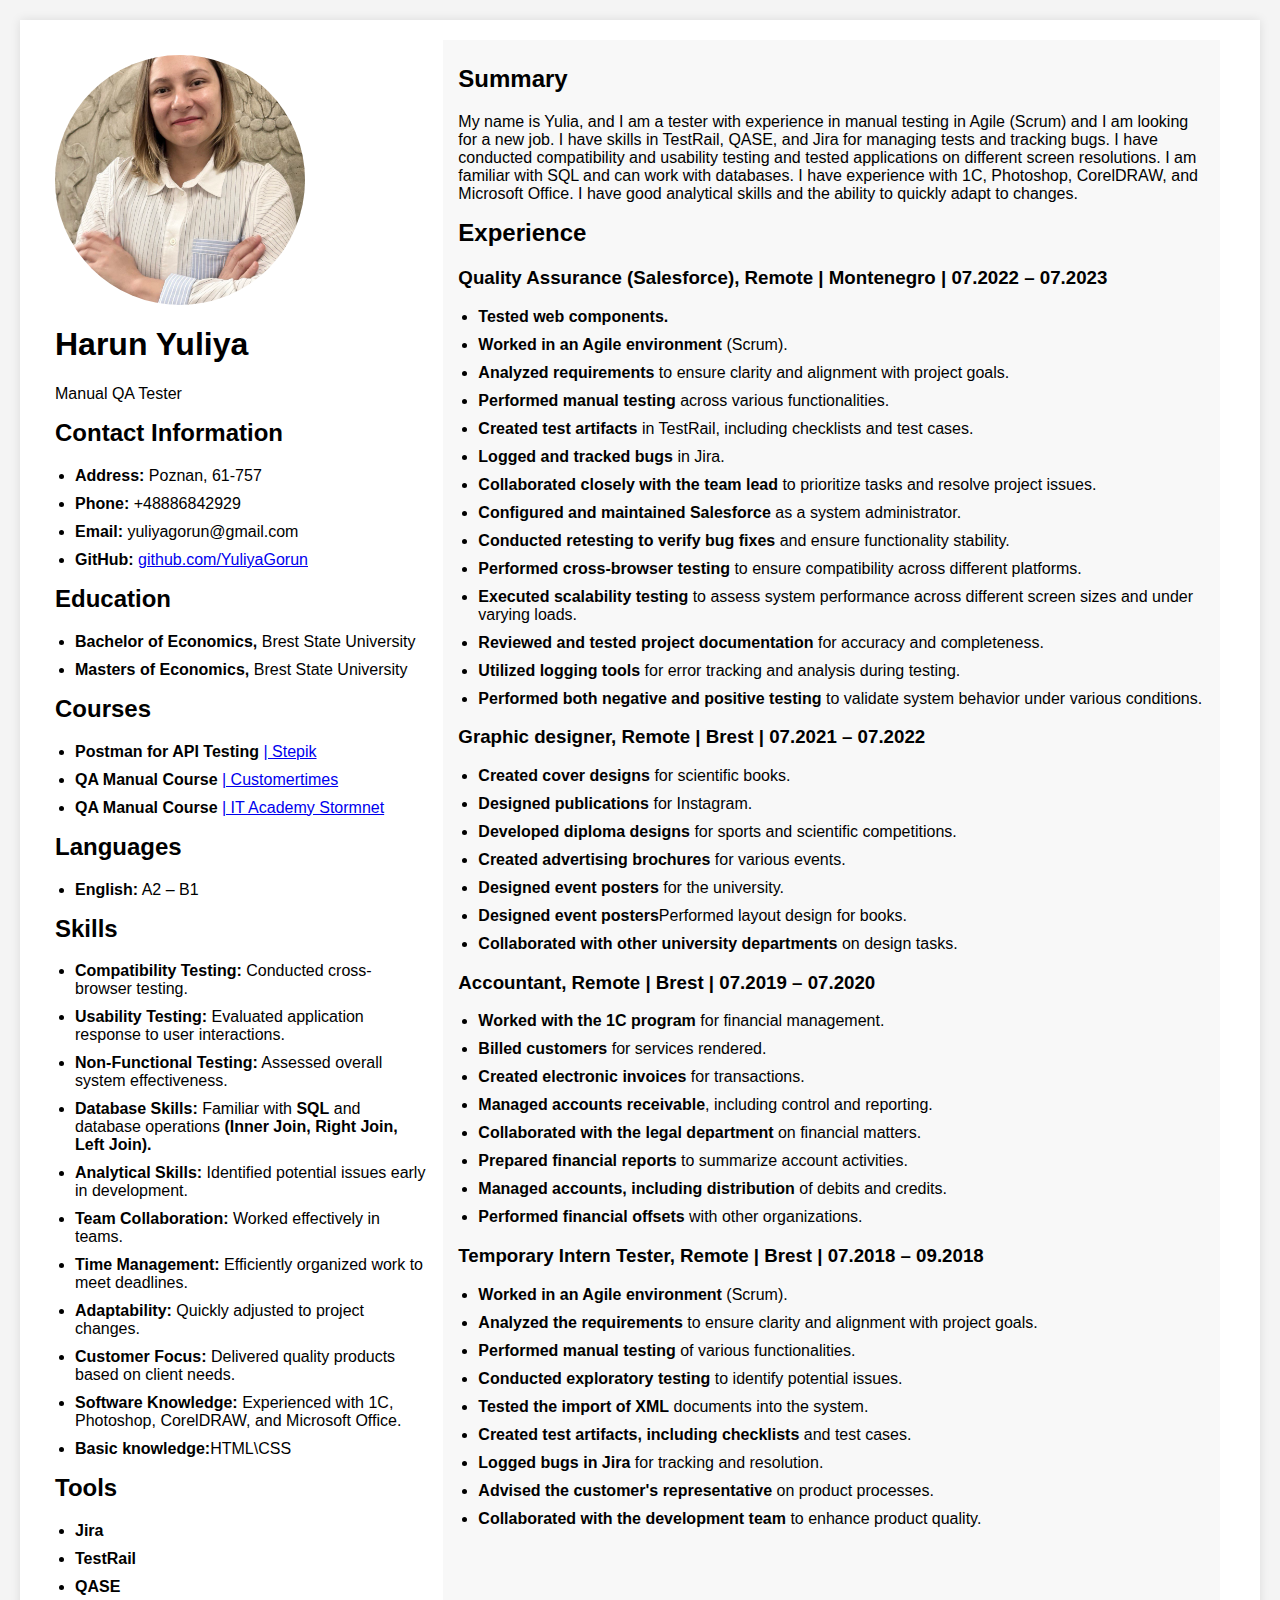
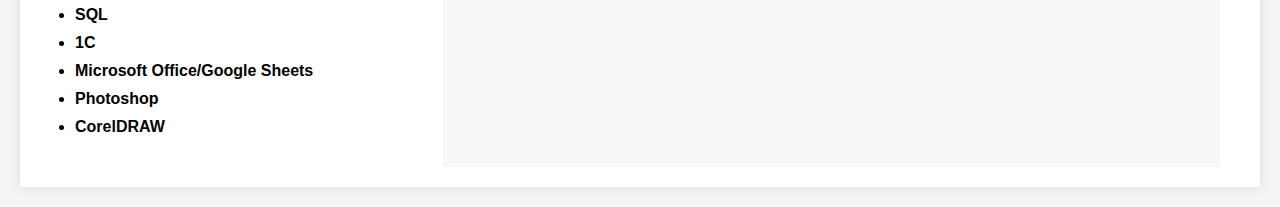
<file: index.html>
<!DOCTYPE html>
<html lang="en">

<head>
  <meta charset="UTF-8">
  <meta name="viewport" content="width=device-width, initial-scale=1.0">
  <title>Yulia's Resume</title>
  <link rel="stylesheet" href="cv.css">
</head>

<body>
  <div class="resume-container">
    <div class="column-2">
      <section>
        <img src="ph1.jpg" alt="Harun Yuliya" class="profile-photo">
        <h1>Harun Yuliya</h1>
        <p>Manual QA Tester</p>

      </section>

      <section>
        <h2>Contact Information</h2>
        <ul>
          <li><b>Address:</b> Poznan, 61-757</li>
          <li><b>Phone:</b> +48886842929</li>
          <li><b>Email:</b> yuliyagorun@gmail.com</li>
          <li><b>GitHub:</b> <a href="https://github.com/YuliyaGorun">github.com/YuliyaGorun</a></li>
        </ul>
      </section>

      <section>
        <h2>Education</h2>
        <ul>
          <li><b>Bachelor of Economics,</b> Brest State University</li>
          <li><b>Masters of Economics,</b> Brest State University</li>
        </ul>
      </section>

      <section>
        <h2>Courses</h2>
        <ul>
          <li><b>Postman for API Testing</b> <a
              href="https://drive.google.com/file/d/1xoK5gxfSIKepZAJK_ty7bd-SSXfUGyOq/view?usp=sharing/"
              target="_blank"> | Stepik</a></li>
          <li><b>QA Manual Course</b> <a
              href="https://drive.google.com/file/d/1ZNubp2gQe_272jmpWBzKdlyJrv7KioeE/view?usp=sharing/"
              target="_blank"> | Customertimes</a></li>
          <li><b>QA Manual Course</b> <a
              href="https://drive.google.com/file/d/13iAKfbcbbXuJH3f5vjcRD0ukmUkcCgsm/view?usp=sharing/"
              target="_blank"> | IT Academy Stormnet</a></li>
        </ul>
      </section>

      <section>
        <h2>Languages</h2>
        <ul>
          <li><b>English:</b> A2 – B1</li>
        </ul>
      </section>

      <section>
        <h2>Skills</h2>
        <ul>
          <li><b>Compatibility Testing:</b> Conducted cross-browser testing.</li>
          <li><b>Usability Testing:</b> Evaluated application response to user interactions.</li>
          <li><b>Non-Functional Testing:</b> Assessed overall system effectiveness.</li>
          <li><b>Database Skills:</b> Familiar with <b>SQL</b> and database operations <b>(Inner Join, Right Join, Left Join).</b>
          </li>
          <li><b>Analytical Skills:</b> Identified potential issues early in development.</li>
          <li><b>Team Collaboration:</b> Worked effectively in teams.</li>
          <li><b>Time Management:</b> Efficiently organized work to meet deadlines.</li>
          <li><b>Adaptability:</b> Quickly adjusted to project changes.</li>
          <li><b>Customer Focus:</b> Delivered quality products based on client needs.</li>
          <li><b>Software Knowledge:</b> Experienced with 1C, Photoshop, CorelDRAW, and Microsoft Office.</li>
          <li><b>Basic knowledge:</b>HTML\CSS</li>

        </ul>
      </section>
      <section>
        <h2>Tools</h2>
        <ul>
          <b>
            <li>Jira</li>
            <li>TestRail</li>
            <li>QASE</li>
            <li>SQL</li>
            <li>1C</li>
            <li>Microsoft Office/Google Sheets</li>
            <li>Photoshop</li>
            <li>CorelDRAW</li>
          </b>
        </ul>
      </section>

    </div>

    <div class="column-1">
      <section>
        <h2>Summary</h2>
        <p>My name is Yulia, and I am a tester with experience in manual testing in Agile (Scrum) and I am looking for a
          new job. I have skills in TestRail, QASE, and Jira for managing tests and tracking bugs. I have conducted
          compatibility and usability testing and tested applications on different screen resolutions.
          I am familiar with SQL and can work with databases. I have experience with 1C, Photoshop, CorelDRAW, and
          Microsoft Office. I have good analytical skills and the ability to quickly adapt to changes.
        </p>
      </section>

      <section>
        <h2>Experience</h2>
        <h3>Quality Assurance (Salesforce), Remote | Montenegro | 07.2022 – 07.2023</h3>
        <ul>
          <li><strong>Tested web components. </strong></li>
          <li><strong>Worked in an Agile environment </strong>(Scrum).</li>
          <li><strong>Analyzed requirements</strong> to ensure clarity and alignment with project goals.</li>
          <li><strong>Performed manual testing</strong> across various functionalities.</li>
          <li><strong>Created test artifacts</strong> in TestRail, including checklists and test cases.</li>
          <li><strong>Logged and tracked bugs</strong> in Jira.</li>
          <li><strong>Collaborated closely with the team lead</strong> to prioritize tasks and resolve project issues.
          </li>
          <li><strong>Configured and maintained Salesforce</strong> as a system administrator.</li>
          <li><strong>Conducted retesting to verify bug fixes</strong> and ensure functionality stability.</li>
          <li><strong>Performed cross-browser testing</strong> to ensure compatibility across different platforms.</li>
          <li><strong>Executed scalability testing</strong> to assess system performance across different screen sizes
            and under varying
            loads.</li>
          <li><strong>Reviewed and tested project documentation</strong> for accuracy and completeness.</li>
          <li><strong>Utilized logging tools</strong> for error tracking and analysis during testing.</li>
          <li><strong>Performed both negative and positive testing</strong> to validate system behavior under various
            conditions.</li>
        </ul>

        <h3>Graphic designer, Remote | Brest | 07.2021 – 07.2022</h3>
        <ul>
          <li><strong>Created cover designs</strong> for scientific books.</li>
          <li><strong>Designed publications</strong> for Instagram.</li>
          <li><strong>Developed diploma designs</strong> for sports and scientific competitions.</li>
          <li><strong>Created advertising brochures</strong> for various events.</li>
          <li><strong>Designed event posters</strong> for the university.</li>
          <li><strong>Designed event posters</strong>Performed layout design for books.</li>
          <li><strong>Сollaborated with other university departments</strong> on design tasks.</li>
        </ul>

        <h3>Аccountant, Remote | Brest | 07.2019 – 07.2020</h3>
        <ul>
          <li><strong>Worked with the 1C program </strong>for financial management.</li>
          <li><strong>Billed customers</strong> for services rendered.</li>
          <li><strong>Created electronic invoices</strong> for transactions.</li>
          <li><strong>Managed accounts receivable</strong>, including control and reporting.</li>
          <li><strong>Collaborated with the legal department</strong> on financial matters.</li>
          <li><strong>Prepared financial reports</strong> to summarize account activities.</li>
          <li><strong>Managed accounts, including distribution</strong> of debits and credits.</li>
          <li><strong>Performed financial offsets</strong> with other organizations.</li>
        </ul>

        <h3>Temporary Intern Tester, Remote | Brest | 07.2018 – 09.2018</h3>
        <ul>
          <li><strong>Worked in an Agile environment</strong> (Scrum).</li>
          <li><strong>Analyzed the requirements</strong> to ensure clarity and alignment with project goals.</li>
          <li><strong>Performed manual testing</strong> of various functionalities.</li>
          <li><strong>Conducted exploratory testing</strong> to identify potential issues.</li>
          <li><strong>Tested the import of XML</strong> documents into the system.</li>
          <li><strong>Created test artifacts, including checklists</strong> and test cases.</li>
          <li><strong>Logged bugs in Jira</strong> for tracking and resolution.</li>
          <li><strong>Advised the customer's representative</strong> on product processes.</li>
          <li><strong>Collaborated with the development team</strong> to enhance product quality.</li>
        </ul>
      </section>


    </div>
  </div>
</body>

</html>
</file>
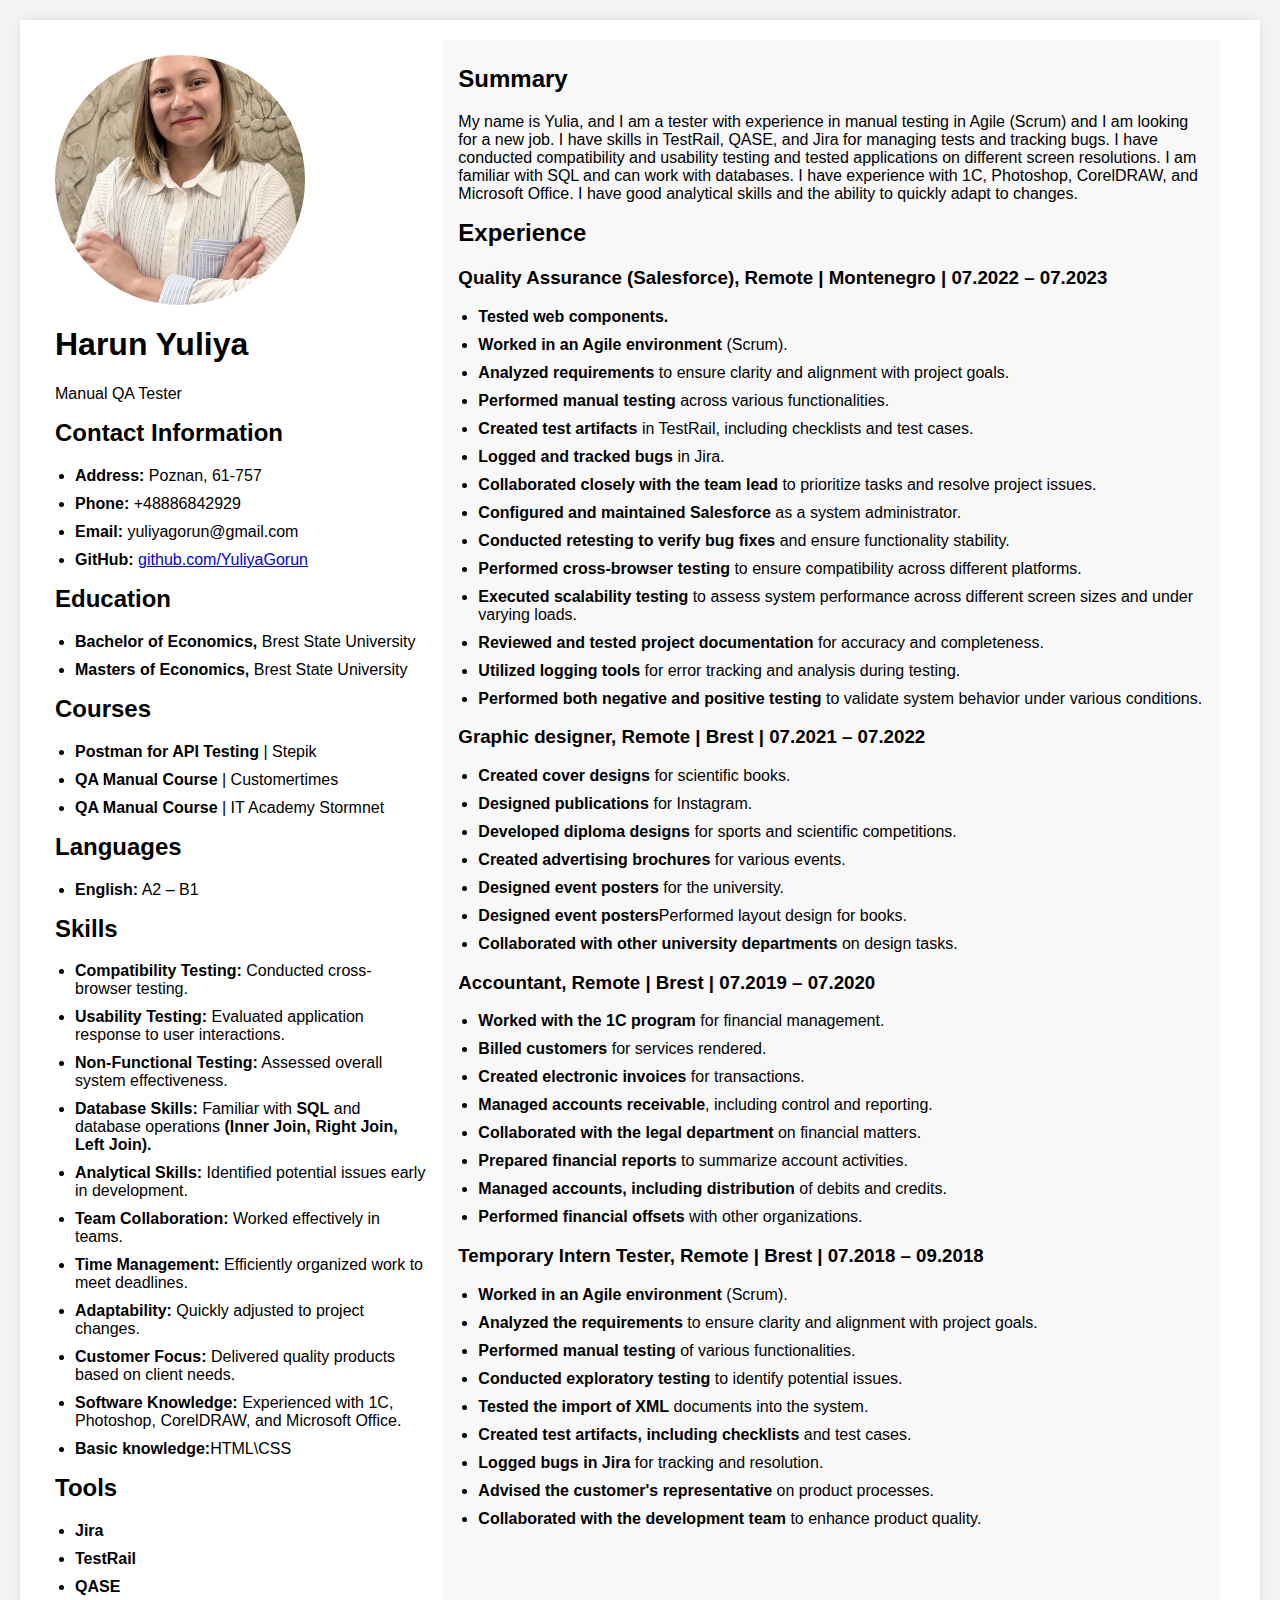
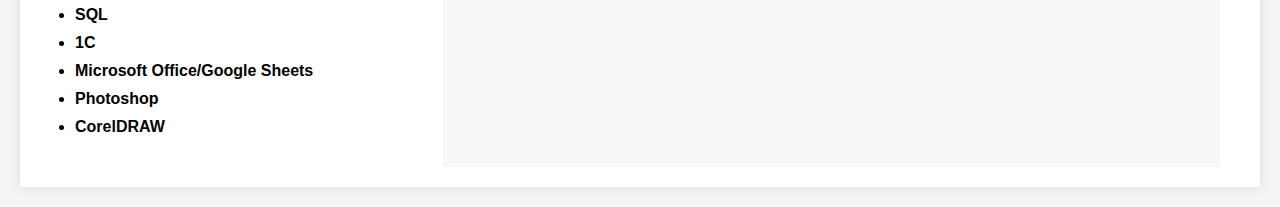
<file: cv.html>
<!DOCTYPE html>
<html lang="en">

<head>
  <meta charset="UTF-8">
  <meta name="viewport" content="width=device-width, initial-scale=1.0">
  <title>Yulia's Resume</title>
  <link rel="stylesheet" href="cv.css">
</head>

<body>
  <div class="resume-container">
    <div class="column-2">
      <section>
        <img src="ph1.jpg" alt="Harun Yuliya" class="profile-photo">
        <h1>Harun Yuliya</h1>
        <p>Manual QA Tester</p>

      </section>

      <section>
        <h2>Contact Information</h2>
        <ul>
          <li><b>Address:</b> Poznan, 61-757</li>
          <li><b>Phone:</b> +48886842929</li>
          <li><b>Email:</b> yuliyagorun@gmail.com</li>
          <li><b>GitHub:</b> <a href="https://github.com/YuliyaGorun">github.com/YuliyaGorun</a></li>
        </ul>
      </section>

      <section>
        <h2>Education</h2>
        <ul>
          <li><b>Bachelor of Economics,</b> Brest State University</li>
          <li><b>Masters of Economics,</b> Brest State University</li>
        </ul>
      </section>

      <section>
        <h2>Courses</h2>
        <ul>
          <li><b>Postman for API Testing</b> | Stepik</li>
          <li><b>QA Manual Course</b> | Customertimes</li>
          <li><b>QA Manual Course</b> | IT Academy Stormnet</li>
        </ul>
      </section>

      <section>
        <h2>Languages</h2>
        <ul>
          <li><b>English:</b> A2 – B1</li>
        </ul>
      </section>

      <section>
        <h2>Skills</h2>
        <ul>
          <li><b>Compatibility Testing:</b> Conducted cross-browser testing.</li>
          <li><b>Usability Testing:</b> Evaluated application response to user interactions.</li>
          <li><b>Non-Functional Testing:</b> Assessed overall system effectiveness.</li>
          <li><b>Database Skills:</b> Familiar with <b>SQL</b> and database operations <b>(Inner Join, Right Join, Left Join).</b>
          </li>
          <li><b>Analytical Skills:</b> Identified potential issues early in development.</li>
          <li><b>Team Collaboration:</b> Worked effectively in teams.</li>
          <li><b>Time Management:</b> Efficiently organized work to meet deadlines.</li>
          <li><b>Adaptability:</b> Quickly adjusted to project changes.</li>
          <li><b>Customer Focus:</b> Delivered quality products based on client needs.</li>
          <li><b>Software Knowledge:</b> Experienced with 1C, Photoshop, CorelDRAW, and Microsoft Office.</li>
          <li><b>Basic knowledge:</b>HTML\CSS</li>

        </ul>
      </section>
      <section>
        <h2>Tools</h2>
        <ul>
          <b>
            <li>Jira</li>
            <li>TestRail</li>
            <li>QASE</li>
            <li>SQL</li>
            <li>1C</li>
            <li>Microsoft Office/Google Sheets</li>
            <li>Photoshop</li>
            <li>CorelDRAW</li>
          </b>
        </ul>
      </section>

    </div>

    <div class="column-1">
      <section>
        <h2>Summary</h2>
        <p>My name is Yulia, and I am a tester with experience in manual testing in Agile (Scrum) and I am looking for a
          new job. I have skills in TestRail, QASE, and Jira for managing tests and tracking bugs. I have conducted
          compatibility and usability testing and tested applications on different screen resolutions.
          I am familiar with SQL and can work with databases. I have experience with 1C, Photoshop, CorelDRAW, and
          Microsoft Office. I have good analytical skills and the ability to quickly adapt to changes.
        </p>
      </section>

      <section>
        <h2>Experience</h2>
        <h3>Quality Assurance (Salesforce), Remote | Montenegro | 07.2022 – 07.2023</h3>
        <ul>
          <li><strong>Tested web components. </strong></li>
          <li><strong>Worked in an Agile environment </strong>(Scrum).</li>
          <li><strong>Analyzed requirements</strong> to ensure clarity and alignment with project goals.</li>
          <li><strong>Performed manual testing</strong> across various functionalities.</li>
          <li><strong>Created test artifacts</strong> in TestRail, including checklists and test cases.</li>
          <li><strong>Logged and tracked bugs</strong> in Jira.</li>
          <li><strong>Collaborated closely with the team lead</strong> to prioritize tasks and resolve project issues.
          </li>
          <li><strong>Configured and maintained Salesforce</strong> as a system administrator.</li>
          <li><strong>Conducted retesting to verify bug fixes</strong> and ensure functionality stability.</li>
          <li><strong>Performed cross-browser testing</strong> to ensure compatibility across different platforms.</li>
          <li><strong>Executed scalability testing</strong> to assess system performance across different screen sizes
            and under varying
            loads.</li>
          <li><strong>Reviewed and tested project documentation</strong> for accuracy and completeness.</li>
          <li><strong>Utilized logging tools</strong> for error tracking and analysis during testing.</li>
          <li><strong>Performed both negative and positive testing</strong> to validate system behavior under various
            conditions.</li>
        </ul>

        <h3>Graphic designer, Remote | Brest | 07.2021 – 07.2022</h3>
        <ul>
          <li><strong>Created cover designs</strong> for scientific books.</li>
          <li><strong>Designed publications</strong> for Instagram.</li>
          <li><strong>Developed diploma designs</strong> for sports and scientific competitions.</li>
          <li><strong>Created advertising brochures</strong> for various events.</li>
          <li><strong>Designed event posters</strong> for the university.</li>
          <li><strong>Designed event posters</strong>Performed layout design for books.</li>
          <li><strong>Сollaborated with other university departments</strong> on design tasks.</li>
        </ul>

        <h3>Аccountant, Remote | Brest | 07.2019 – 07.2020</h3>
        <ul>
          <li><strong>Worked with the 1C program </strong>for financial management.</li>
          <li><strong>Billed customers</strong> for services rendered.</li>
          <li><strong>Created electronic invoices</strong> for transactions.</li>
          <li><strong>Managed accounts receivable</strong>, including control and reporting.</li>
          <li><strong>Collaborated with the legal department</strong> on financial matters.</li>
          <li><strong>Prepared financial reports</strong> to summarize account activities.</li>
          <li><strong>Managed accounts, including distribution</strong> of debits and credits.</li>
          <li><strong>Performed financial offsets</strong> with other organizations.</li>
        </ul>

        <h3>Temporary Intern Tester, Remote | Brest | 07.2018 – 09.2018</h3>
        <ul>
          <li><strong>Worked in an Agile environment</strong> (Scrum).</li>
          <li><strong>Analyzed the requirements</strong> to ensure clarity and alignment with project goals.</li>
          <li><strong>Performed manual testing</strong> of various functionalities.</li>
          <li><strong>Conducted exploratory testing</strong> to identify potential issues.</li>
          <li><strong>Tested the import of XML</strong> documents into the system.</li>
          <li><strong>Created test artifacts, including checklists</strong> and test cases.</li>
          <li><strong>Logged bugs in Jira</strong> for tracking and resolution.</li>
          <li><strong>Advised the customer's representative</strong> on product processes.</li>
          <li><strong>Collaborated with the development team</strong> to enhance product quality.</li>
        </ul>
      </section>


    </div>
  </div>
</body>

</html>
</file>
<file: cv.css>
body {
  font-family: Arial, sans-serif;
  background-color: #f4f4f4;
  margin: 0;
  padding: 0;
}

.resume-container {
  display: flex;
  max-width: 1200px;
  margin: 20px auto;
  padding: 20px;
  background-color: #fff;
  box-shadow: 0 0 10px rgba(0, 0, 0, 0.1);
}

.column-1 {
  flex: 2;
  /* 2 parts of the available space */
  background-color: #f8f8f8;
  padding: 15px;
  margin-right: 20px;
  /* Space between columns */
}

.column-2 {
  flex: 1;
  /* 1 part of the available space */
  padding: 15px;
}

h1 {
  font-size: 2em;
}

h2 {
  font-size: 1.5em;
  margin-top: 10px;
}

ul {
  padding-left: 20px;
}

ul li {
  margin-bottom: 10px;
}
.profile-photo {
  width: 250px; /* Максимальная ширина изображения */
  height: 250px; /* Высота будет равна ширине, чтобы создать круг */
  border-radius: 50%; /* Округление краев для создания круга */
  object-fit: cover; /* Сохранение пропорций изображения внутри круга */
  display: block; /* Отображение изображения в блоке */
  margin: left; /* Центрирование изображения */
}
</file>
